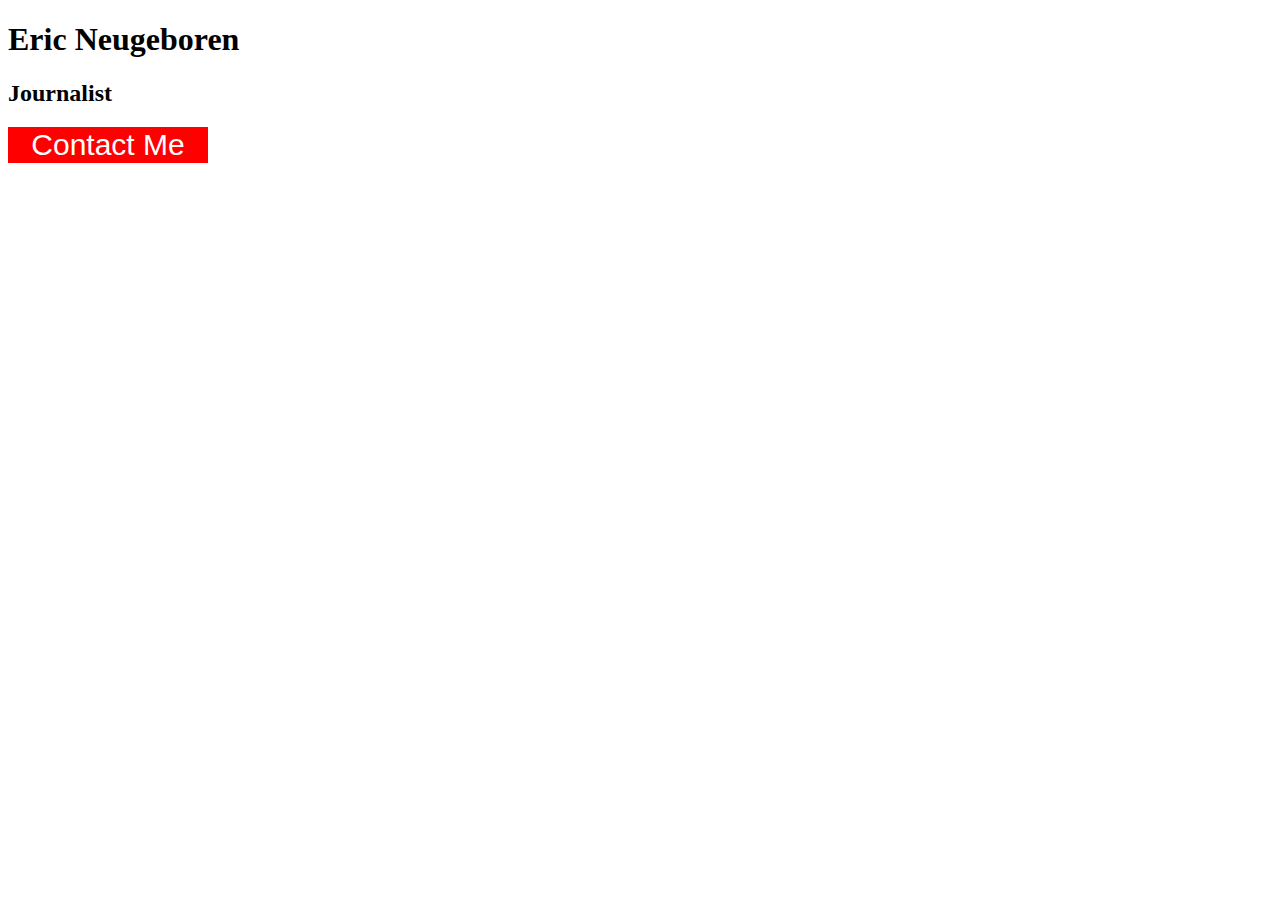
<file: button-assignment/index.html>
<!DOCTYPE html>
<html lang="en">
<head>    
    <title>ERIC NEUGEBOREN Button</title>
    <link href='./style.css' rel='stylesheet'>
</head>
    
<body>
    <h1> Eric Neugeboren</h1>
    <h2>Journalist</h2>
    <button class= "red-button">Contact Me</button>
</body>
    
</html>
</file>
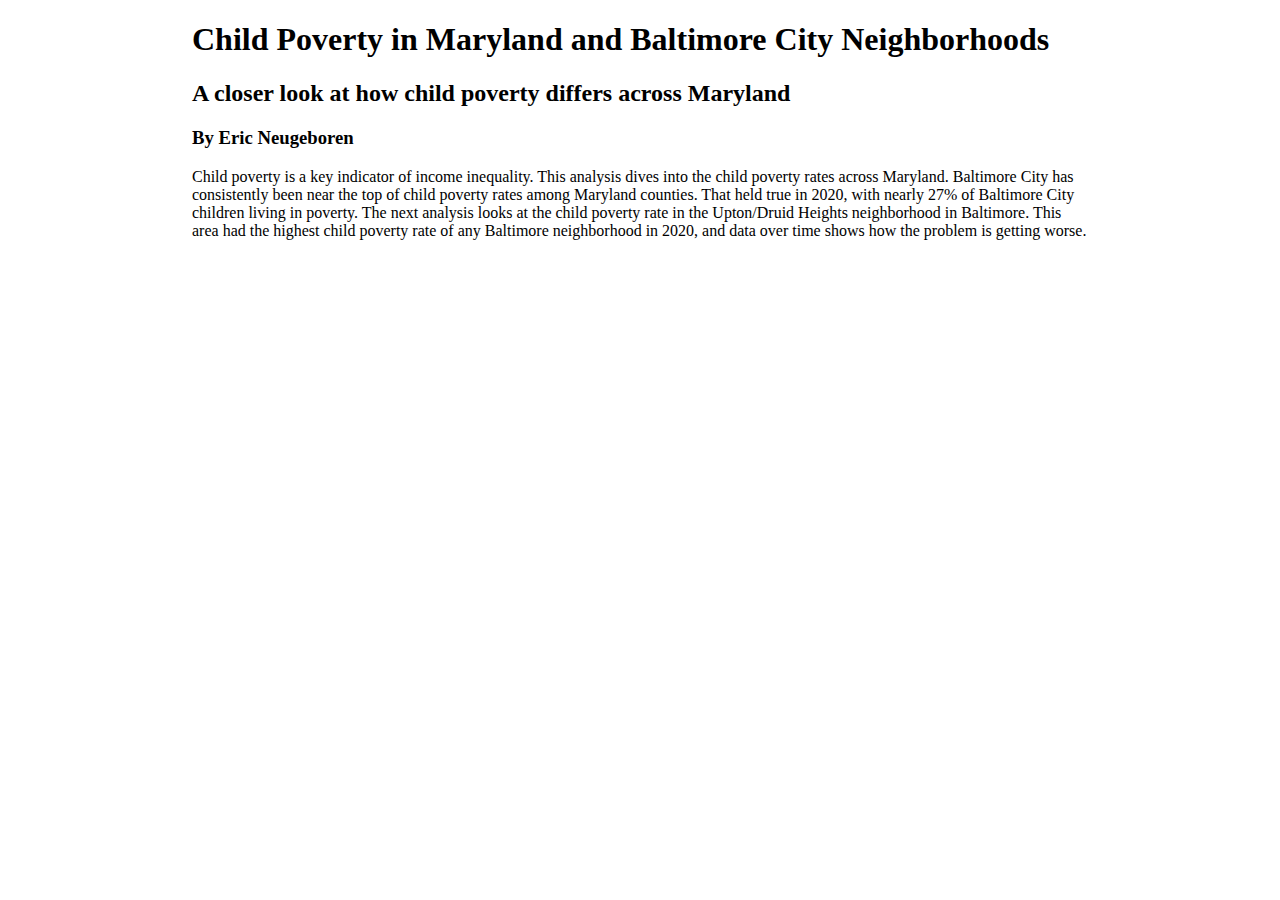
<file: data-viz-project/index.html>
<!DOCTYPE html>

<html lang="en">
    
<head>
<meta charset="utf-8">
<meta name="viewport" content="width=device-width, initial-scale=1, shrink-to-fit=no">
    <title>Eric Neugeboren Data Viz Project</title>
    
<style type="text/css">

    body {
        width:70%;
        margin:auto;
        font-family: Georgia, serif;
    }
    
</style>
</head>
    
<body>
    <h1>Child Poverty in Maryland and Baltimore City Neighborhoods</h1>
    <h2>A closer look at how child poverty differs across Maryland</h2>
    <h3>By Eric Neugeboren </h3>
    <p>Child poverty is a key indicator of income inequality. This analysis dives into the child poverty rates across Maryland. Baltimore City has consistently been near the top of child poverty rates among Maryland counties. That held true in 2020, with nearly 27% of Baltimore City children living in poverty. The next analysis looks at the child poverty rate in the Upton/Druid Heights neighborhood in Baltimore. This area had the highest child poverty rate of any Baltimore neighborhood in 2020, and data over time shows how the problem is getting worse. </p>

<!--Chart embeds go here-->

<div class="flourish-embed flourish-chart" data-src="visualisation/13526340"><script src="https://public.flourish.studio/resources/embed.js"></script></div>

<div class="flourish-embed flourish-chart" data-src="visualisation/13526631"><script src="https://public.flourish.studio/resources/embed.js"></script></div>
</file>
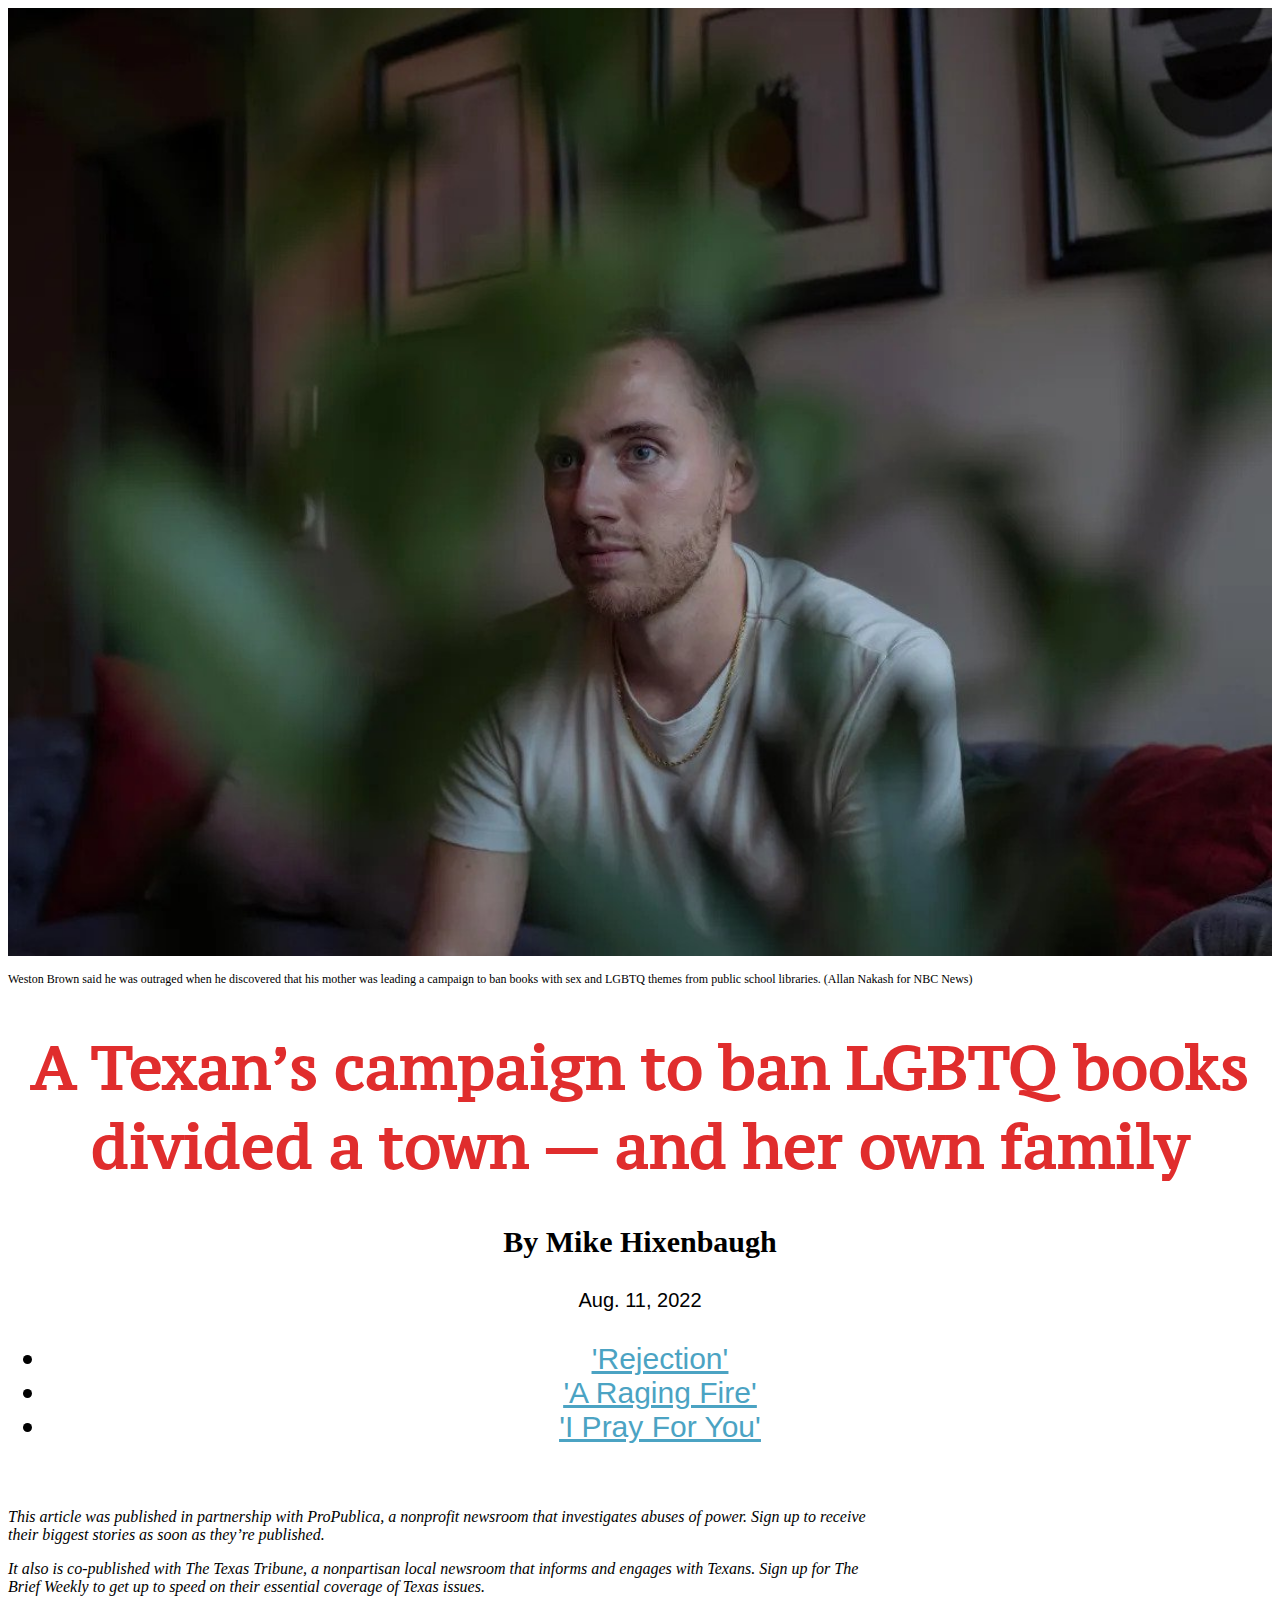
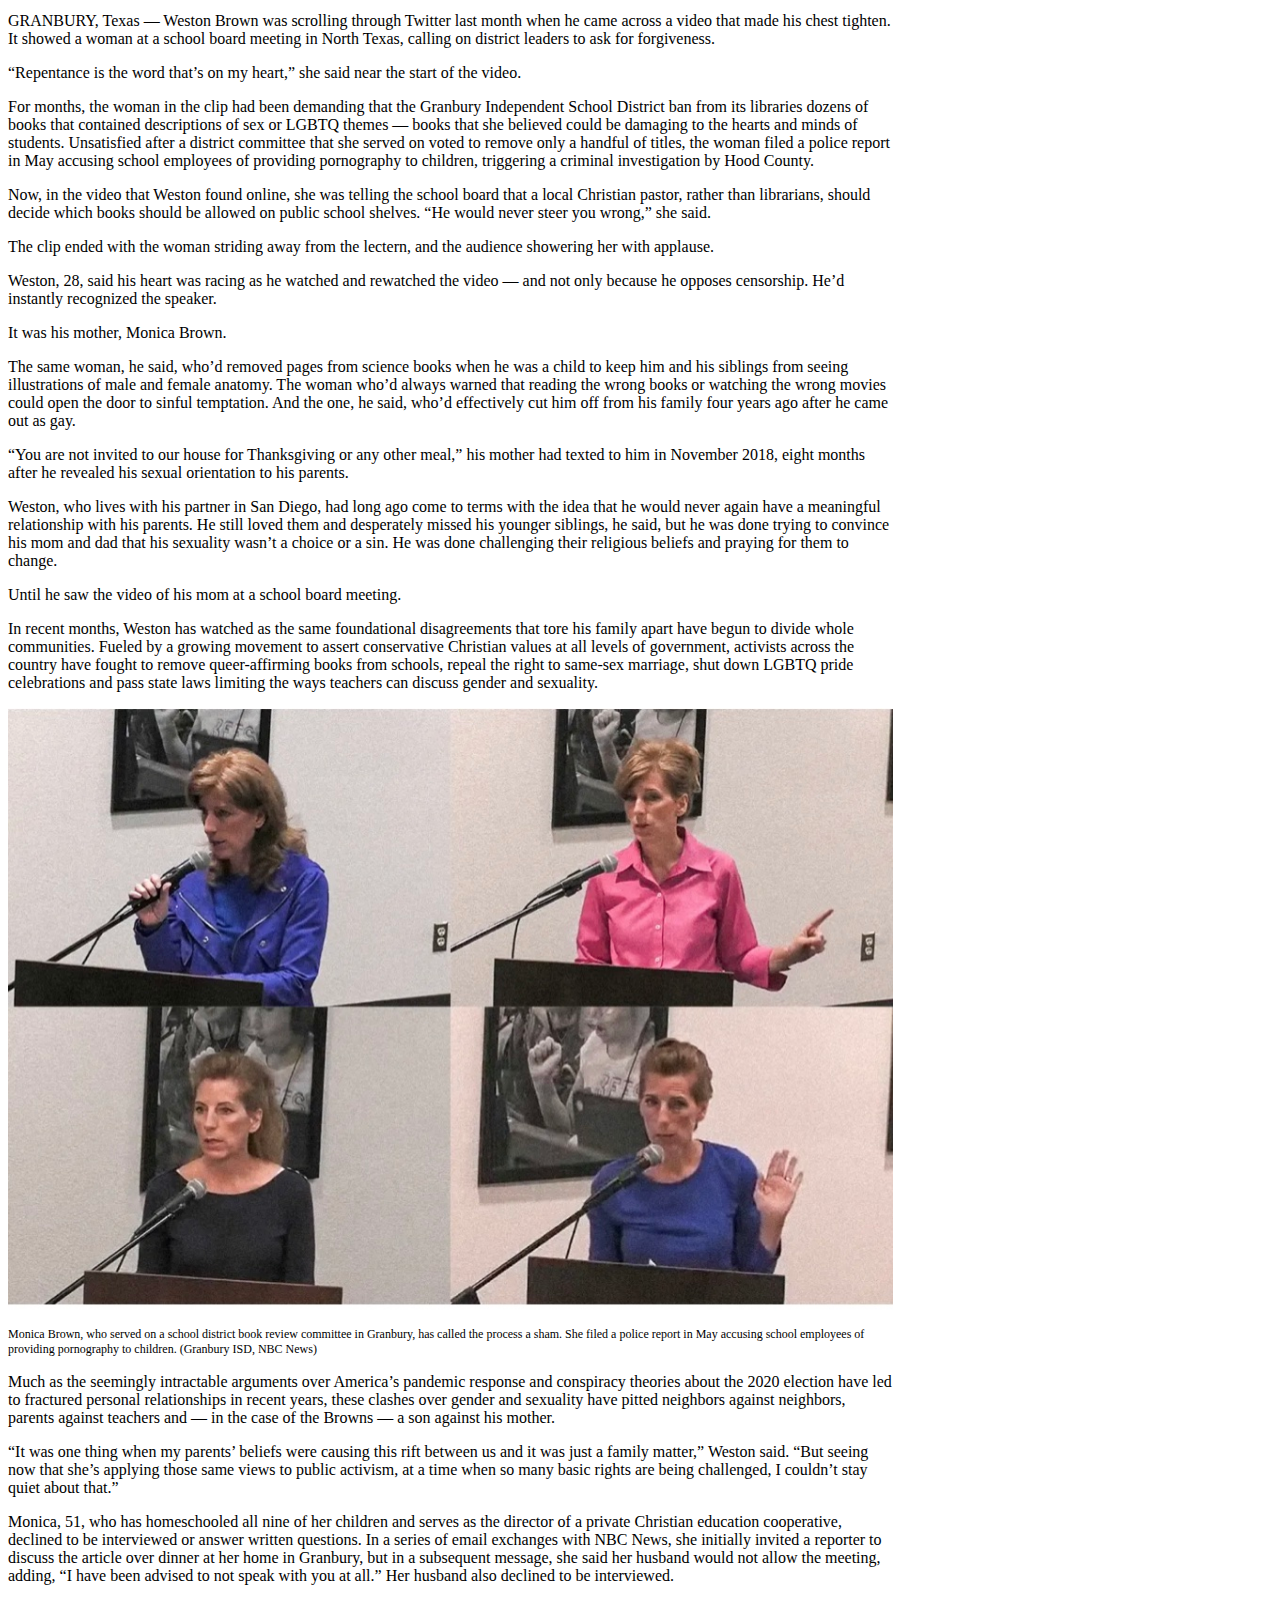
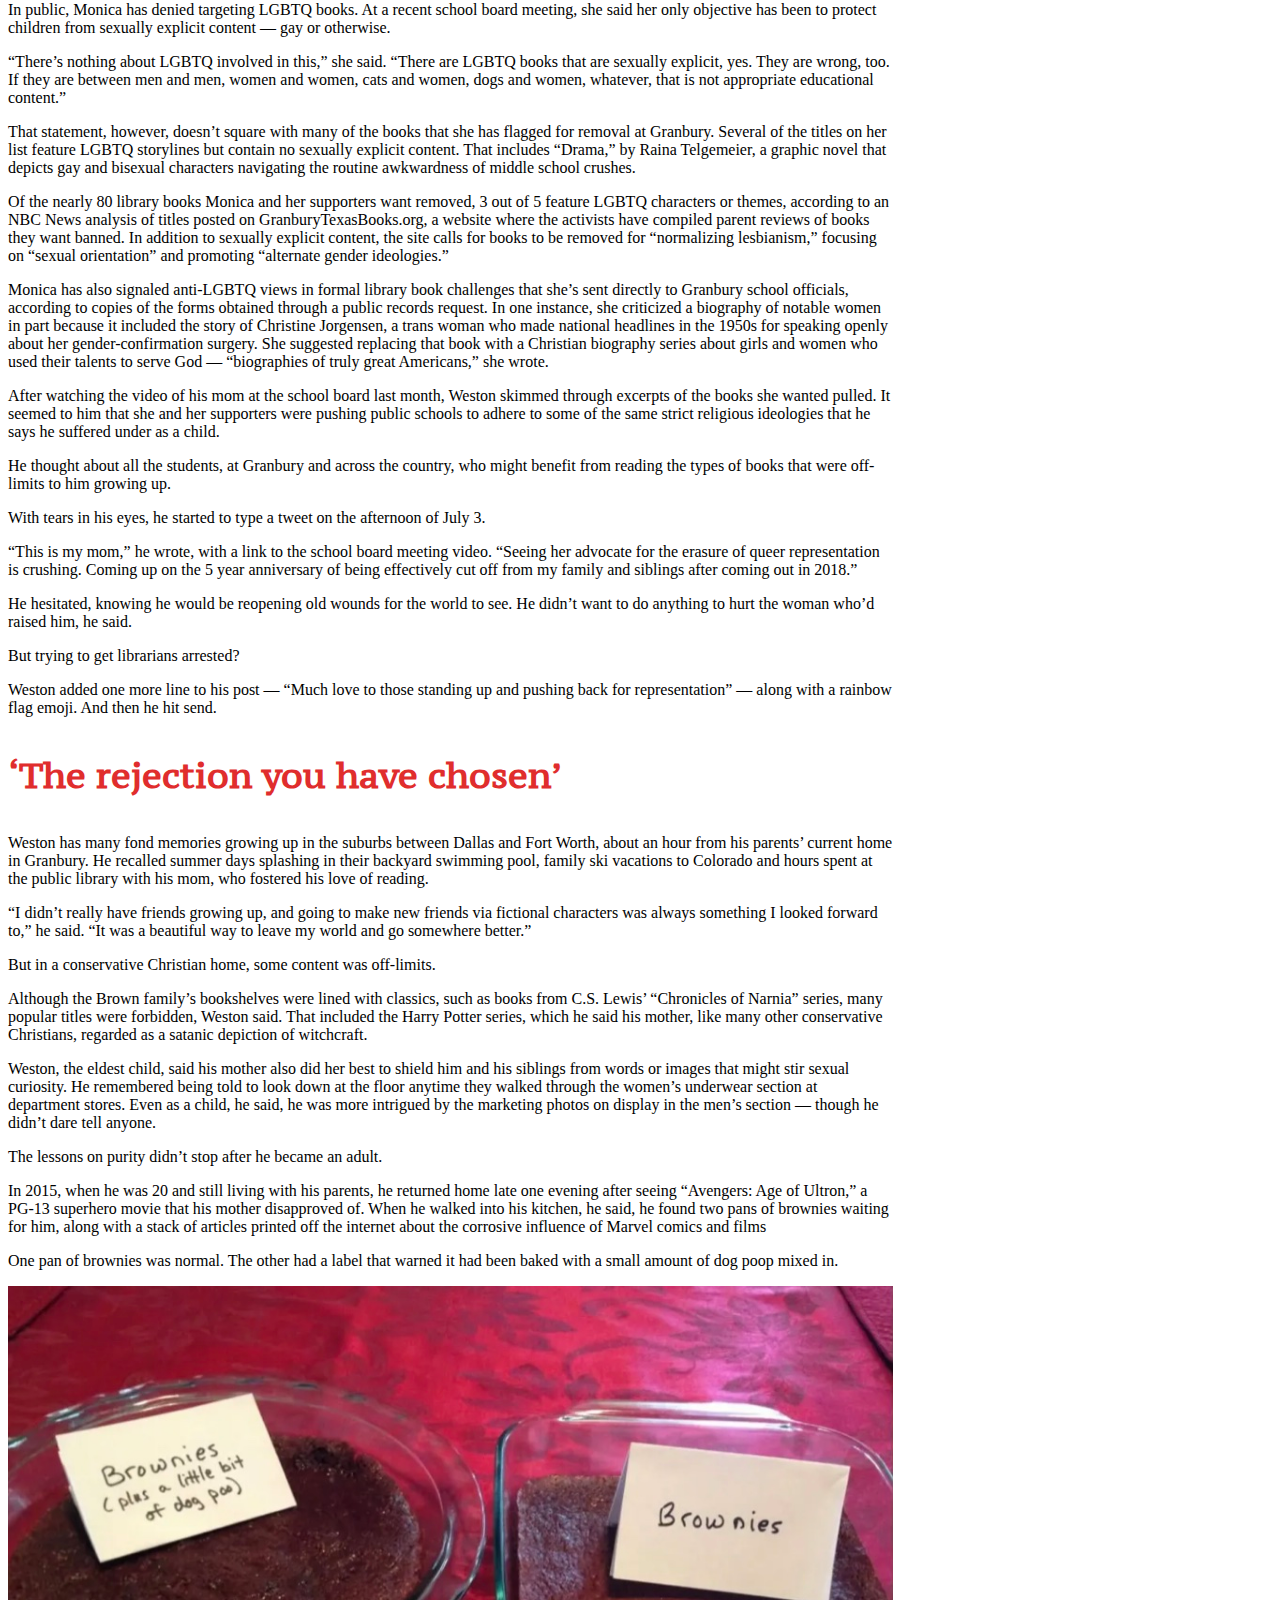
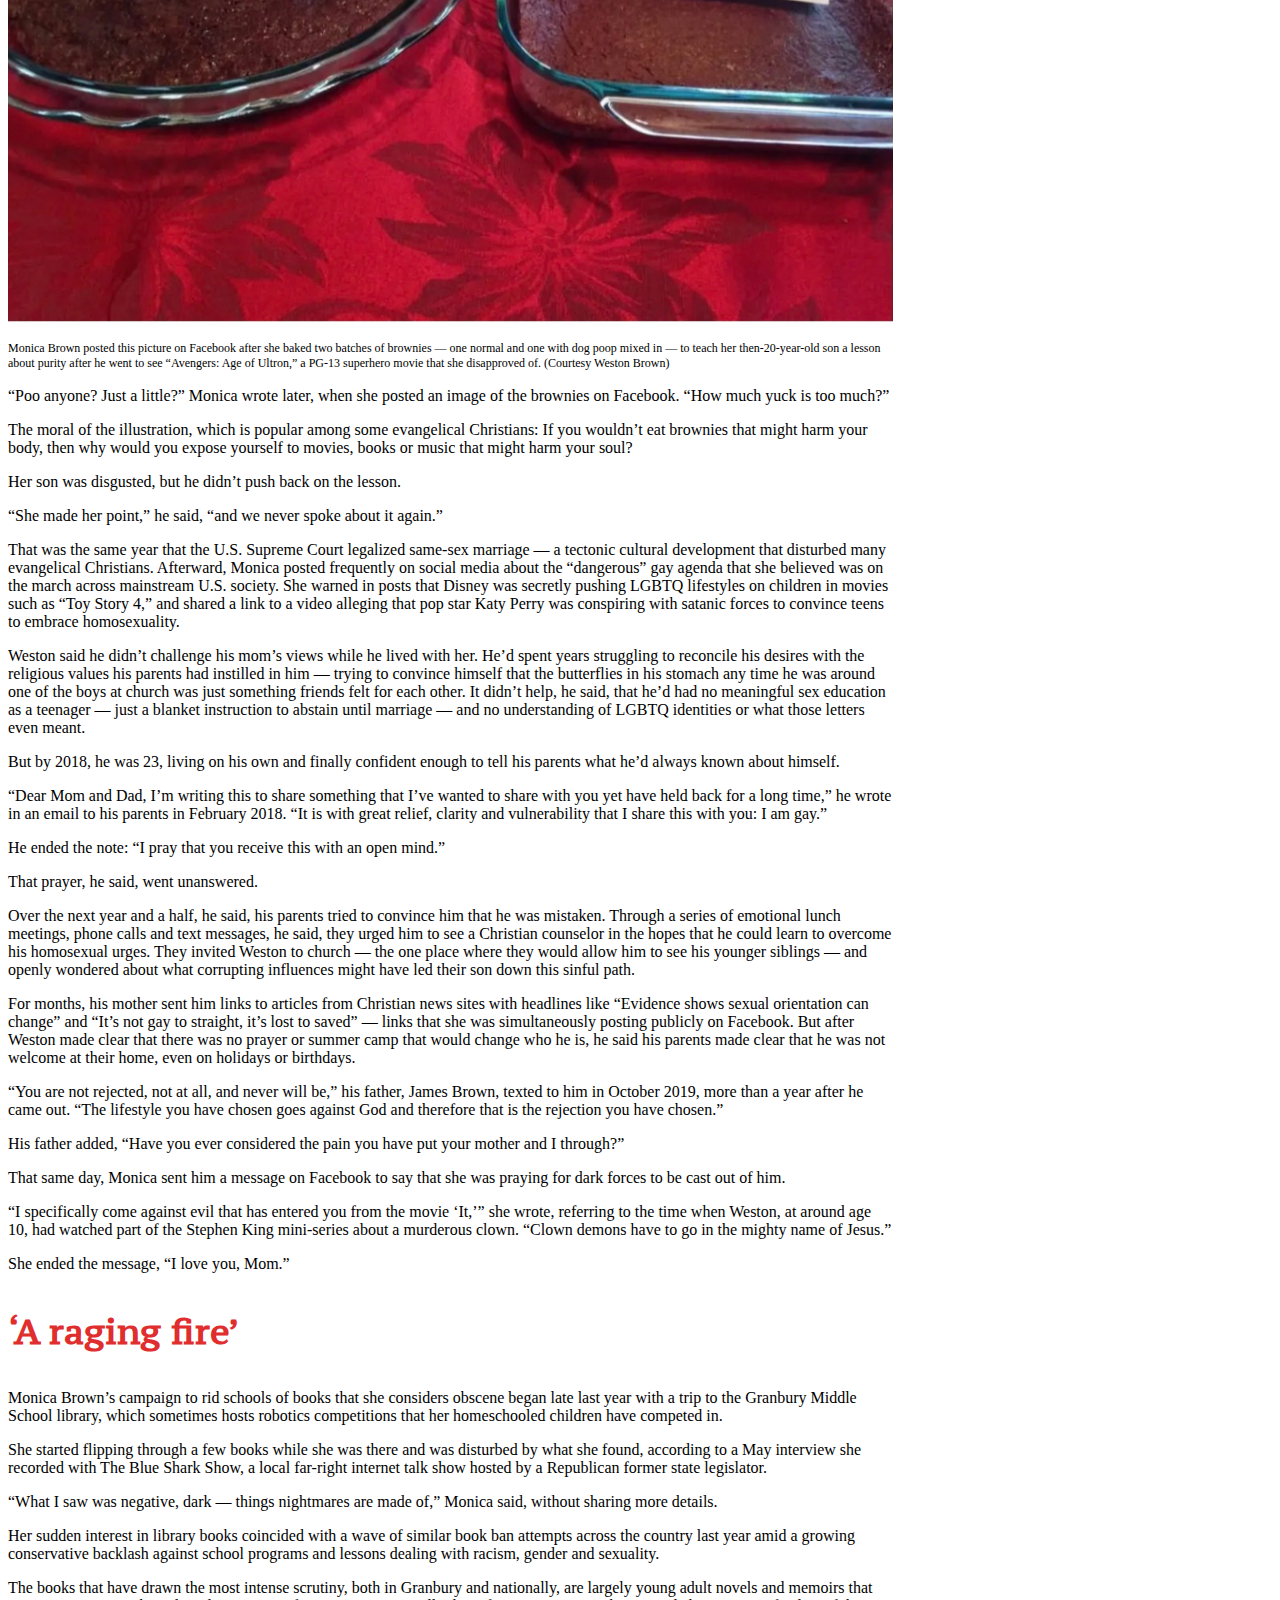
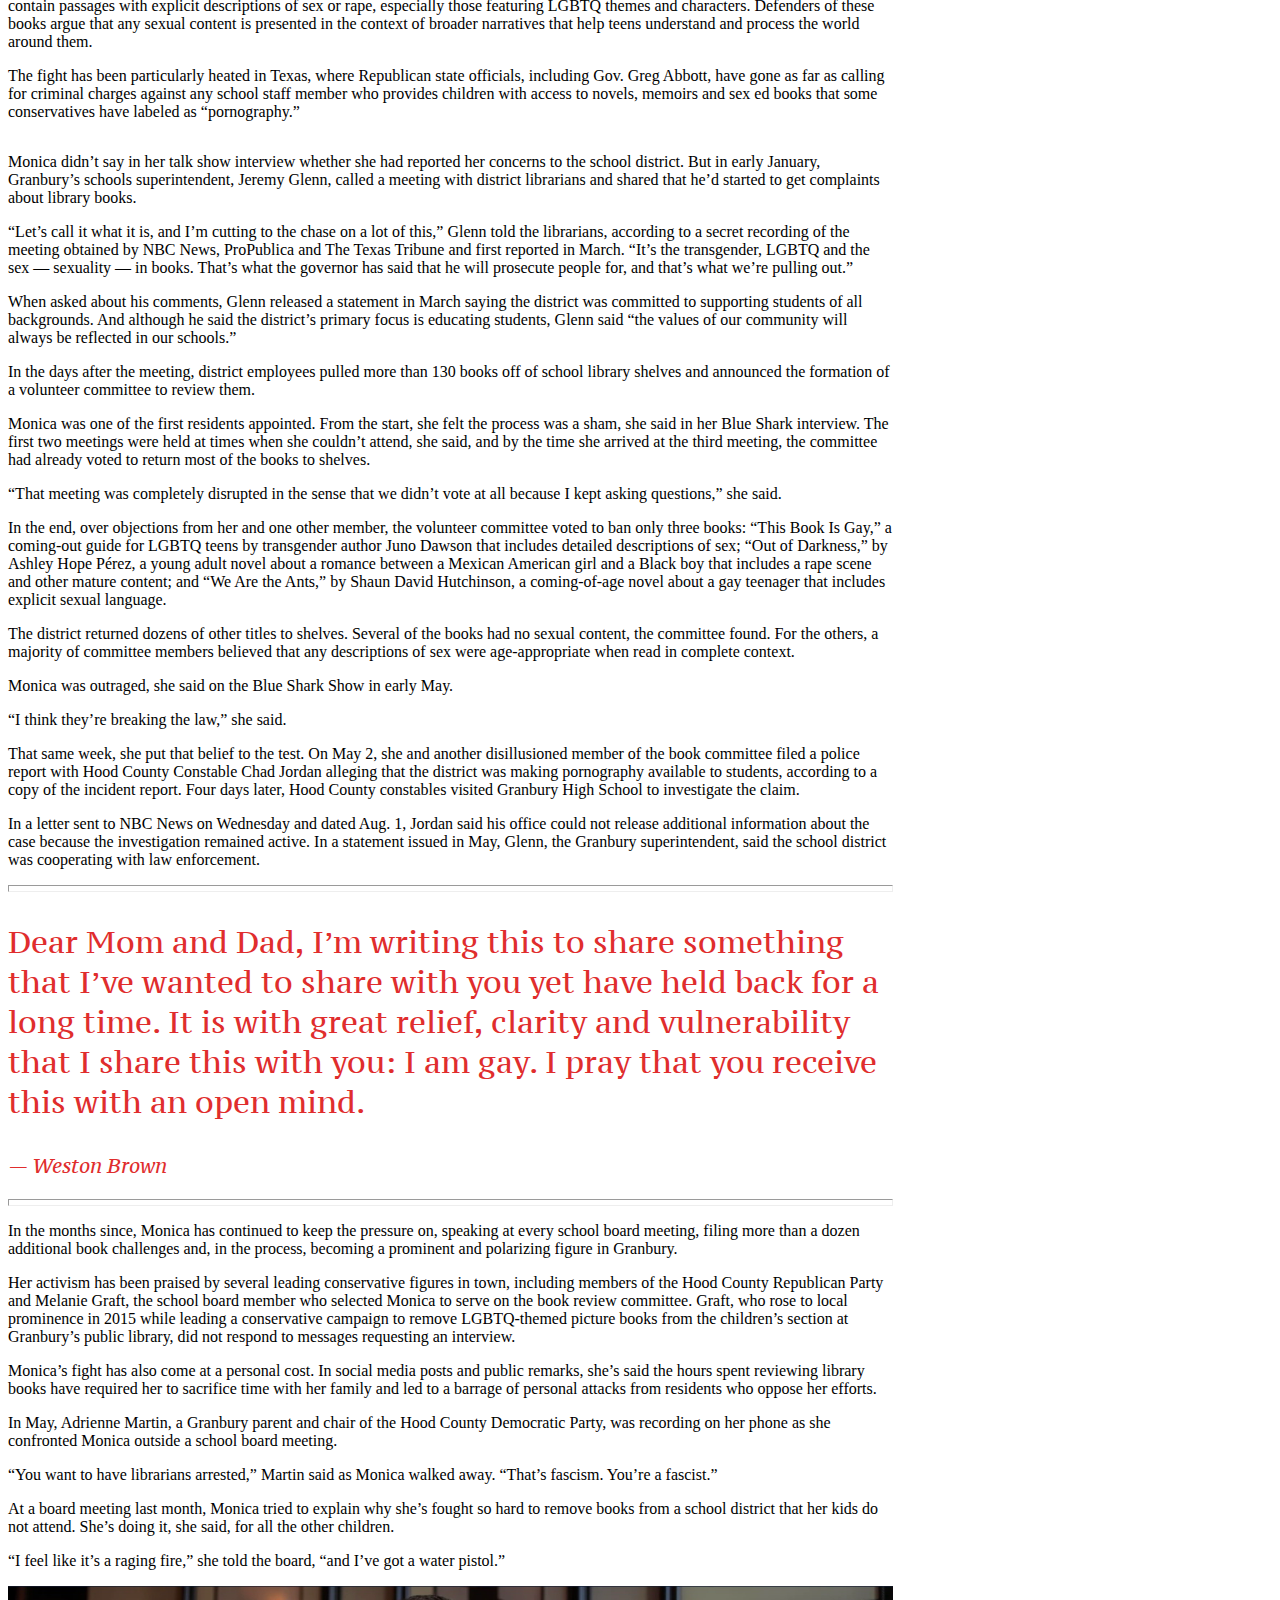
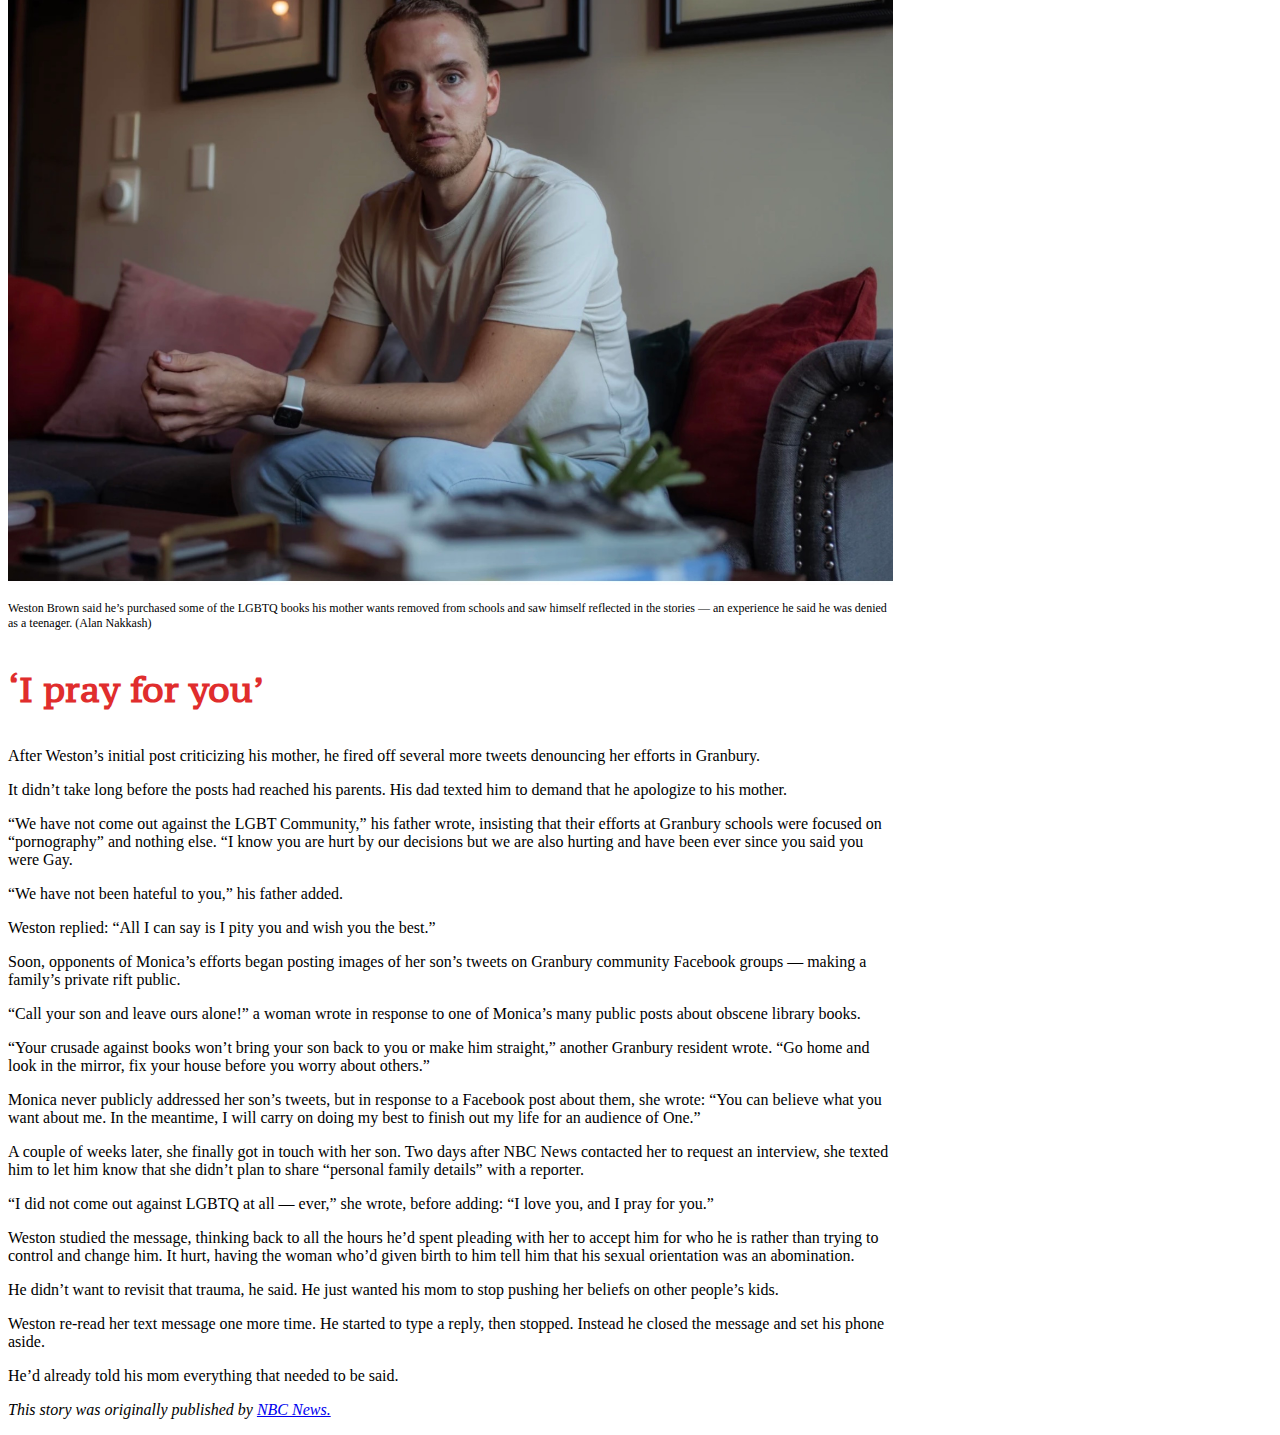
<file: final-project/index.html>
<!DOCTYPE html>
<html lang="en">
    
<head>
<meta charset="utf-8">
<meta name="viewport" content="width=device-width, initial-scale=1, shrink-to-fit=no">
<meta name="description" content="Weston Brown had given up challenging his mother’s anti-LGBTQ beliefs. But that was before she started coming after library books.">
    <title>Eric Neugeboren Final Project</title>
    
<!-- Bootstrap CSS and JavaScript -->
<link href="https://cdn.jsdelivr.net/npm/bootstrap@5.0.1/dist/css/bootstrap.min.css" rel="stylesheet" integrity="sha384-+0n0xVW2eSR5OomGNYDnhzAbDsOXxcvSN1TPprVMTNDbiYZCxYbOOl7+AMvyTG2x" crossorigin="anonymous">
<script src="https://cdn.jsdelivr.net/npm/bootstrap@5.0.1/dist/js/bootstrap.bundle.min.js" integrity="sha384-gtEjrD/SeCtmISkJkNUaaKMoLD0//ElJ19smozuHV6z3Iehds+3Ulb9Bn9Plx0x4" crossorigin="anonymous"></script>
<link rel="stylesheet" href="https://cdn.jsdelivr.net/npm/bootstrap-icons@1.5.0/font/bootstrap-icons.css">

<link rel="preconnect" href="https://fonts.googleapis.com"> 
<link rel="preconnect" href="https://fonts.gstatic.com" crossorigin> 
<link href="https://fonts.googleapis.com/css2?family=PT+Serif+Caption&display=swap" rel="stylesheet">

    
<link href="style.css" rel="stylesheet">
    
</head>
    
<body>
    
    <div class="container-fluid" id="topper">
            <img src="weston-brown-photo-1.jpeg" id="title_photo" alt="Weston Brown has publicly battled his mom over LGBTQ books">
            
            <p class="caption">Weston Brown said he was outraged when he discovered that his mother was leading a campaign to ban books with sex and LGBTQ themes from public school libraries. (Allan Nakash for NBC News)</p>
  
            <h1>A Texan’s campaign to ban LGBTQ books divided a town — and her own family</h1>
            
    
            <h3 id="byline">By Mike Hixenbaugh</h3>

            <p id="date">Aug. 11, 2022</p>
        
    

            <div id="nav">
                <ul class="nav justify-content-center">
                <li class="nav-item">
                <a class="nav-link" href="#rejection">'Rejection'</a>
                </li>
                <li class="nav justify-content-center">
                <a class="nav-link" href="#raging_fire">'A Raging Fire'</a>
                </li>
                <li class="nav justify-content-center">
                <a class="nav-link" href="#pray">'I Pray For You'</a>
                </li>
                </ul>
             </div>
         </div>
    
    <br>
    
    <div class="container body">
        <div class="row">
            <div class="col-sm">
                
                <p class="italicized">This article was published in partnership with ProPublica, a nonprofit newsroom that investigates abuses of power. Sign up to receive their biggest stories as soon as they’re published.</p>
                    
                <p class="italicized"> It also is co-published with The Texas Tribune, a nonpartisan local newsroom that informs and engages with Texans. Sign up for The Brief Weekly to get up to speed on their essential coverage of Texas issues.</p>
                
                <p>GRANBURY, Texas — Weston Brown was scrolling through Twitter last month when he came across a video that made his chest tighten. It showed a woman at a school board meeting in North Texas, calling on district leaders to ask for forgiveness.</p>

                <p>“Repentance is the word that’s on my heart,” she said near the start of the video.</p>

                <p>For months, the woman in the clip had been demanding that the Granbury Independent School District ban from its libraries dozens of books that contained descriptions of sex or LGBTQ themes — books that she believed could be damaging to the hearts and minds of students. Unsatisfied after a district committee that she served on voted to remove only a handful of titles, the woman filed a police report in May accusing school employees of providing pornography to children, triggering a criminal investigation by Hood County.</p>

                <p>Now, in the video that Weston found online, she was telling the school board that a local Christian pastor, rather than librarians, should decide which books should be allowed on public school shelves. “He would never steer you wrong,” she said.</p>

                <p>The clip ended with the woman striding away from the lectern, and the audience showering her with applause.</p>

                <p>Weston, 28, said his heart was racing as he watched and rewatched the video — and not only because he opposes censorship. He’d instantly recognized the speaker.</p>

                <p>It was his mother, Monica Brown.</p>

                <p>The same woman, he said, who’d removed pages from science books when he was a child to keep him and his siblings from seeing illustrations of male and female anatomy. The woman who’d always warned that reading the wrong books or watching the wrong movies could open the door to sinful temptation. And the one, he said, who’d effectively cut him off from his family four years ago after he came out as gay.</p>

                <p>“You are not invited to our house for Thanksgiving or any other meal,” his mother had texted to him in November 2018, eight months after he revealed his sexual orientation to his parents.</p>
            
                <p>Weston, who lives with his partner in San Diego, had long ago come to terms with the idea that he would never again have a meaningful relationship with his parents. He still loved them and desperately missed his younger siblings, he said, but he was done trying to convince his mom and dad that his sexuality wasn’t a choice or a sin. He was done challenging their religious beliefs and praying for them to change.</p> 

                <p>Until he saw the video of his mom at a school board meeting.</p> 

                <p>In recent months, Weston has watched as the same foundational disagreements that tore his family apart have begun to divide whole communities. Fueled by a growing movement to assert conservative Christian values at all levels of government, activists across the country have fought to remove queer-affirming books from schools, repeal the right to same-sex marriage, shut down LGBTQ pride celebrations and pass state laws limiting the ways teachers can discuss gender and sexuality.</p> 
                
                <img src="weston-brown-photo-3.jpg" class="photos" alt="Monica Brown speaking at board meetings">
                
                <div class="caption">
                    <p>Monica Brown, who served on a school district book review committee in Granbury, has called the process a sham. She filed a police report in May accusing school employees of providing pornography to children. (Granbury ISD, NBC News)</p> </div>
    
                <p>Much as the seemingly intractable arguments over America’s pandemic response and conspiracy theories about the 2020 election have led to fractured personal relationships in recent years, these clashes over gender and sexuality have pitted neighbors against neighbors, parents against teachers and — in the case of the Browns — a son against his mother.</p>

                <p>“It was one thing when my parents’ beliefs were causing this rift between us and it was just a family matter,” Weston said. “But seeing now that she’s applying those same views to public activism, at a time when so many basic rights are being challenged, I couldn’t stay quiet about that.”</p>

                <p>Monica, 51, who has homeschooled all nine of her children and serves as the director of a private Christian education cooperative, declined to be interviewed or answer written questions. In a series of email exchanges with NBC News, she initially invited a reporter to discuss the article over dinner at her home in Granbury, but in a subsequent message, she said her husband would not allow the meeting, adding, “I have been advised to not speak with you at all.” Her husband also declined to be interviewed.</p>

                <p>In public, Monica has denied targeting LGBTQ books. At a recent school board meeting, she said her only objective has been to protect children from sexually explicit content — gay or otherwise.</p>

                <p>“There’s nothing about LGBTQ involved in this,” she said. “There are LGBTQ books that are sexually explicit, yes. They are wrong, too. If they are between men and men, women and women, cats and women, dogs and women, whatever, that is not appropriate educational content.”</p>

                <p>That statement, however, doesn’t square with many of the books that she has flagged for removal at Granbury. Several of the titles on her list feature LGBTQ storylines but contain no sexually explicit content. That includes “Drama,” by Raina Telgemeier, a graphic novel that depicts gay and bisexual characters navigating the routine awkwardness of middle school crushes.</p>

                <p>Of the nearly 80 library books Monica and her supporters want removed, 3 out of 5 feature LGBTQ characters or themes, according to an NBC News analysis of titles posted on GranburyTexasBooks.org, a website where the activists have compiled parent reviews of books they want banned. In addition to sexually explicit content, the site calls for books to be removed for “normalizing lesbianism,” focusing on “sexual orientation” and promoting “alternate gender ideologies.”</p>

                <p>Monica has also signaled anti-LGBTQ views in formal library book challenges that she’s sent directly to Granbury school officials, according to copies of the forms obtained through a public records request. In one instance, she criticized a biography of notable women in part because it included the story of Christine Jorgensen, a trans woman who made national headlines in the 1950s for speaking openly about her gender-confirmation surgery. She suggested replacing that book with a Christian biography series about girls and women who used their talents to serve God — “biographies of truly great Americans,” she wrote.</p>

                <p>After watching the video of his mom at the school board last month, Weston skimmed through excerpts of the books she wanted pulled. It seemed to him that she and her supporters were pushing public schools to adhere to some of the same strict religious ideologies that he says he suffered under as a child.</p>

                <p>He thought about all the students, at Granbury and across the country, who might benefit from reading the types of books that were off-limits to him growing up.</p>

                <p>With tears in his eyes, he started to type a tweet on the afternoon of July 3.</p>

                <p>“This is my mom,” he wrote, with a link to the school board meeting video. “Seeing her advocate for the erasure of queer representation is crushing. Coming up on the 5 year anniversary of being effectively cut off from my family and siblings after coming out in 2018.”</p>

                <p>He hesitated, knowing he would be reopening old wounds for the world to see. He didn’t want to do anything to hurt the woman who’d raised him, he said.</p>

                <p>But trying to get librarians arrested?</p>

                <p>Weston added one more line to his post — “Much love to those standing up and pushing back for representation” — along with a rainbow flag emoji. And then he hit send.</p>
    
            <div class="subhead">
            <a name="rejection"></a>
            <h3>‘The rejection you have chosen’</h3>
            </div>
                <p>Weston has many fond memories growing up in the suburbs between Dallas and Fort Worth, about an hour from his parents’ current home in Granbury. He recalled summer days splashing in their backyard swimming pool, family ski vacations to Colorado and hours spent at the public library with his mom, who fostered his love of reading.</p>

                <p>“I didn’t really have friends growing up, and going to make new friends via fictional characters was always something I looked forward to,” he said. “It was a beautiful way to leave my world and go somewhere better.”</p>

                <p>But in a conservative Christian home, some content was off-limits.</p>

                <p>Although the Brown family’s bookshelves were lined with classics, such as books from C.S. Lewis’ “Chronicles of Narnia” series, many popular titles were forbidden, Weston said. That included the Harry Potter series, which he said his mother, like many other conservative Christians, regarded as a satanic depiction of witchcraft.</p>

                <p>Weston, the eldest child, said his mother also did her best to shield him and his siblings from words or images that might stir sexual curiosity. He remembered being told to look down at the floor anytime they walked through the women’s underwear section at department stores. Even as a child, he said, he was more intrigued by the marketing photos on display in the men’s section — though he didn’t dare tell anyone.</p>

                <p>The lessons on purity didn’t stop after he became an adult.</p>

                <p>In 2015, when he was 20 and still living with his parents, he returned home late one evening after seeing “Avengers: Age of Ultron,” a PG-13 superhero movie that his mother disapproved of. When he walked into his kitchen, he said, he found two pans of brownies waiting for him, along with a stack of articles printed off the internet about the corrosive influence of Marvel comics and films </p>

                <p>One pan of brownies was normal. The other had a label that warned it had been baked with a small amount of dog poop mixed in.</p>
                
            <img src="weston-brown-photo-4.jpg" class="photos" alt="Monica Brown's photo of dog poop brownies">

            <div class="caption">
                 <p>Monica Brown posted this picture on Facebook after she baked two batches of brownies — one normal and one with dog poop mixed in — to teach her then-20-year-old son a lesson about purity after he went to see “Avengers: Age of Ultron,” a PG-13 superhero movie that she disapproved of. (Courtesy Weston Brown)</p> </div>


                 <p>“Poo anyone? Just a little?” Monica wrote later, when she posted an image of the brownies on Facebook. “How much yuck is too much?”</p>

                 <p>The moral of the illustration, which is popular among some evangelical Christians: If you wouldn’t eat brownies that might harm your body, then why would you expose yourself to movies, books or music that might harm your soul?</p>

                 <p>Her son was disgusted, but he didn’t push back on the lesson.</p>

                 <p>“She made her point,” he said, “and we never spoke about it again.”</p>

                 <p>That was the same year that the U.S. Supreme Court legalized same-sex marriage — a tectonic cultural development that disturbed many evangelical Christians. Afterward, Monica posted frequently on social media about the “dangerous” gay agenda that she believed was on the march across mainstream U.S. society. She warned in posts that Disney was secretly pushing LGBTQ lifestyles on children in movies such as “Toy Story 4,” and shared a link to a video alleging that pop star Katy Perry was conspiring with satanic forces to convince teens to embrace homosexuality.</p>

                 <p>Weston said he didn’t challenge his mom’s views while he lived with her. He’d spent years struggling to reconcile his desires with the religious values his parents had instilled in him — trying to convince himself that the butterflies in his stomach any time he was around one of the boys at church was just something friends felt for each other. It didn’t help, he said, that he’d had no meaningful sex education as a teenager — just a blanket instruction to abstain until marriage — and no understanding of LGBTQ identities or what those letters even meant.</p>

                 <p>But by 2018, he was 23, living on his own and finally confident enough to tell his parents what he’d always known about himself.</p>

                 <p>“Dear Mom and Dad, I’m writing this to share something that I’ve wanted to share with you yet have held back for a long time,” he wrote in an email to his parents in February 2018. “It is with great relief, clarity and vulnerability that I share this with you: I am gay.”</p>

                 <p>He ended the note: “I pray that you receive this with an open mind.”</p>

                 <p>That prayer, he said, went unanswered.</p>

                 <p>Over the next year and a half, he said, his parents tried to convince him that he was mistaken. Through a series of emotional lunch meetings, phone calls and text messages, he said, they urged him to see a Christian counselor in the hopes that he could learn to overcome his homosexual urges. They invited Weston to church — the one place where they would allow him to see his younger siblings — and openly wondered about what corrupting influences might have led their son down this sinful path.</p>

                 <p>For months, his mother sent him links to articles from Christian news sites with headlines like “Evidence shows sexual orientation can change” and “It’s not gay to straight, it’s lost to saved” — links that she was simultaneously posting publicly on Facebook. But after Weston made clear that there was no prayer or summer camp that would change who he is, he said his parents made clear that he was not welcome at their home, even on holidays or birthdays.</p>

                 <p>“You are not rejected, not at all, and never will be,” his father, James Brown, texted to him in October 2019, more than a year after he came out. “The lifestyle you have chosen goes against God and therefore that is the rejection you have chosen.”</p>

                 <p>His father added, “Have you ever considered the pain you have put your mother and I through?”</p>

                 <p>That same day, Monica sent him a message on Facebook to say that she was praying for dark forces to be cast out of him.</p>

                 <p>“I specifically come against evil that has entered you from the movie ‘It,’” she wrote, referring to the time when Weston, at around age 10, had watched part of the Stephen King mini-series about a murderous clown. “Clown demons have to go in the mighty name of Jesus.”</p>

                 <p>She ended the message, “I love you, Mom.”</p>

                <div class="subhead">
                <a name="raging_fire"></a>
                <h3>‘A raging fire’</h3> </div>
                 <p>Monica Brown’s campaign to rid schools of books that she considers obscene began late last year with a trip to the Granbury Middle School library, which sometimes hosts robotics competitions that her homeschooled children have competed in.</p>

                 <p>She started flipping through a few books while she was there and was disturbed by what she found, according to a May interview she recorded with The Blue Shark Show, a local far-right internet talk show hosted by a Republican former state legislator.</p>

                 <p>“What I saw was negative, dark — things nightmares are made of,” Monica said, without sharing more details.</p>

                 <p>Her sudden interest in library books coincided with a wave of similar book ban attempts across the country last year amid a growing conservative backlash against school programs and lessons dealing with racism, gender and sexuality.</p>

                 <p>The books that have drawn the most intense scrutiny, both in Granbury and nationally, are largely young adult novels and memoirs that contain passages with explicit descriptions of sex or rape, especially those featuring LGBTQ themes and characters. Defenders of these books argue that any sexual content is presented in the context of broader narratives that help teens understand and process the world around them.</p>

                 <p>The fight has been particularly heated in Texas, where Republican state officials, including Gov. Greg Abbott, have gone as far as calling for criminal charges against any school staff member who provides children with access to novels, memoirs and sex ed books that some conservatives have labeled as “pornography.”</p>
                 
                <div class="flourish-embed flourish-chart photos" data-src="visualisation/13540187" ><script src="https://public.flourish.studio/resources/embed.js"></script></div>

                 <p>Monica didn’t say in her talk show interview whether she had reported her concerns to the school district. But in early January, Granbury’s schools superintendent, Jeremy Glenn, called a meeting with district librarians and shared that he’d started to get complaints about library books.</p>

                 <p>“Let’s call it what it is, and I’m cutting to the chase on a lot of this,” Glenn told the librarians, according to a secret recording of the meeting obtained by NBC News, ProPublica and The Texas Tribune and first reported in March. “It’s the transgender, LGBTQ and the sex — sexuality — in books. That’s what the governor has said that he will prosecute people for, and that’s what we’re pulling out.”</p>

                 <p>When asked about his comments, Glenn released a statement in March saying the district was committed to supporting students of all backgrounds. And although he said the district’s primary focus is educating students, Glenn said “the values of our community will always be reflected in our schools.”</p>

                 <p>In the days after the meeting, district employees pulled more than 130 books off of school library shelves and announced the formation of a volunteer committee to review them.</p>

                 <p>Monica was one of the first residents appointed. From the start, she felt the process was a sham, she said in her Blue Shark interview. The first two meetings were held at times when she couldn’t attend, she said, and by the time she arrived at the third meeting, the committee had already voted to return most of the books to shelves.</p>

                 <p>“That meeting was completely disrupted in the sense that we didn’t vote at all because I kept asking questions,” she said.</p>

                 <p>In the end, over objections from her and one other member, the volunteer committee voted to ban only three books: “This Book Is Gay,” a coming-out guide for LGBTQ teens by transgender author Juno Dawson that includes detailed descriptions of sex; “Out of Darkness,” by Ashley Hope Pérez, a young adult novel about a romance between a Mexican American girl and a Black boy that includes a rape scene and other mature content; and “We Are the Ants,” by Shaun David Hutchinson, a coming-of-age novel about a gay teenager that includes explicit sexual language.</p>

                 <p>The district returned dozens of other titles to shelves. Several of the books had no sexual content, the committee found. For the others, a majority of committee members believed that any descriptions of sex were age-appropriate when read in complete context.</p>

                 <p>Monica was outraged, she said on the Blue Shark Show in early May.</p>

                 <p>“I think they’re breaking the law,” she said.</p>

                 <p>That same week, she put that belief to the test. On May 2, she and another disillusioned member of the book committee filed a police report with Hood County Constable Chad Jordan alleging that the district was making pornography available to students, according to a copy of the incident report. Four days later, Hood County constables visited Granbury High School to investigate the claim.</p>

                 <p>In a letter sent to NBC News on Wednesday and dated Aug. 1, Jordan said his office could not release additional information about the case because the investigation remained active. In a statement issued in May, Glenn, the Granbury superintendent, said the school district was cooperating with law enforcement.</p>
 
                <hr>
    
                <div class="pull_quote">

                <p>Dear Mom and Dad, I’m writing this to share something that I’ve wanted to share with you yet have held back for a long time. It is with great relief, clarity and vulnerability that I share this with you: I am gay. I pray that you receive this with an open mind.</p></div>
                
                <div class="attribution">
                
                <p>— Weston Brown</p>
                
                </div>
                
                <hr>

                 <p>In the months since, Monica has continued to keep the pressure on, speaking at every school board meeting, filing more than a dozen additional book challenges and, in the process, becoming a prominent and polarizing figure in Granbury.</p>

                 <p>Her activism has been praised by several leading conservative figures in town, including members of the Hood County Republican Party and Melanie Graft, the school board member who selected Monica to serve on the book review committee. Graft, who rose to local prominence in 2015 while leading a conservative campaign to remove LGBTQ-themed picture books from the children’s section at Granbury’s public library, did not respond to messages requesting an interview.</p>

                 <p>Monica’s fight has also come at a personal cost. In social media posts and public remarks, she’s said the hours spent reviewing library books have required her to sacrifice time with her family and led to a barrage of personal attacks from residents who oppose her efforts.</p>

                 <p>In May, Adrienne Martin, a Granbury parent and chair of the Hood County Democratic Party, was recording on her phone as she confronted Monica outside a school board meeting.</p>

                 <p>“You want to have librarians arrested,” Martin said as Monica walked away. “That’s fascism. You’re a fascist.”</p>

                 <p>At a board meeting last month, Monica tried to explain why she’s fought so hard to remove books from a school district that her kids do not attend. She’s doing it, she said, for all the other children.</p>

                 <p>“I feel like it’s a raging fire,” she told the board, “and I’ve got a water pistol.”</p>
                 <img src="weston-brown-photo-6.jpg" class="photos" alt= "Weston Brown sits in his California home">
    
            <div class="caption">
                <p>Weston Brown said he’s purchased some of the LGBTQ books his mother wants removed from schools and saw himself reflected in the stories — an experience he said he was denied as a teenager. (Alan Nakkash)</p>
            </div>
    
            <div class="subhead">
            <a name="pray"></a>
            <h3>‘I pray for you’</h3></div>
            
                 <p>After Weston’s initial post criticizing his mother, he fired off several more tweets denouncing her efforts in Granbury.</p>

                 <p>It didn’t take long before the posts had reached his parents. His dad texted him to demand that he apologize to his mother.</p>

                 <p>“We have not come out against the LGBT Community,” his father wrote, insisting that their efforts at Granbury schools were focused on “pornography” and nothing else. “I know you are hurt by our decisions but we are also hurting and have been ever since you said you were Gay.</p>

                 <p>“We have not been hateful to you,” his father added.</p>

                 <p>Weston replied: “All I can say is I pity you and wish you the best.”</p>

                 <p>Soon, opponents of Monica’s efforts began posting images of her son’s tweets on Granbury community Facebook groups — making a family’s private rift public.</p>

                 <p>“Call your son and leave ours alone!” a woman wrote in response to one of Monica’s many public posts about obscene library books.</p>

                 <p>“Your crusade against books won’t bring your son back to you or make him straight,” another Granbury resident wrote. “Go home and look in the mirror, fix your house before you worry about others.”</p>

                 <p>Monica never publicly addressed her son’s tweets, but in response to a Facebook post about them, she wrote: “You can believe what you want about me. In the meantime, I will carry on doing my best to finish out my life for an audience of One.”</p>

                 <p>A couple of weeks later, she finally got in touch with her son. Two days after NBC News contacted her to request an interview, she texted him to let him know that she didn’t plan to share “personal family details” with a reporter.</p>

                 <p>“I did not come out against LGBTQ at all — ever,” she wrote, before adding: “I love you, and I pray for you.”</p>

                 <p>Weston studied the message, thinking back to all the hours he’d spent pleading with her to accept him for who he is rather than trying to control and change him. It hurt, having the woman who’d given birth to him tell him that his sexual orientation was an abomination.</p>

                 <p>He didn’t want to revisit that trauma, he said. He just wanted his mom to stop pushing her beliefs on other people’s kids.</p>

                 <p>Weston re-read her text message one more time. He started to type a reply, then stopped. Instead he closed the message and set his phone aside.

                 <p>He’d already told his mom everything that needed to be said.</p>
      
                <div class="italicized">
                <p>This story was originally published by <a href="https://www.nbcnews.com/news/us-news/moms-campaign-divided-texas-town-family-rcna42031 " target="_blank">NBC News.</a></p>
            </div>
        </div>
    </div>
</div> 
    
</body>

</html>
</file>
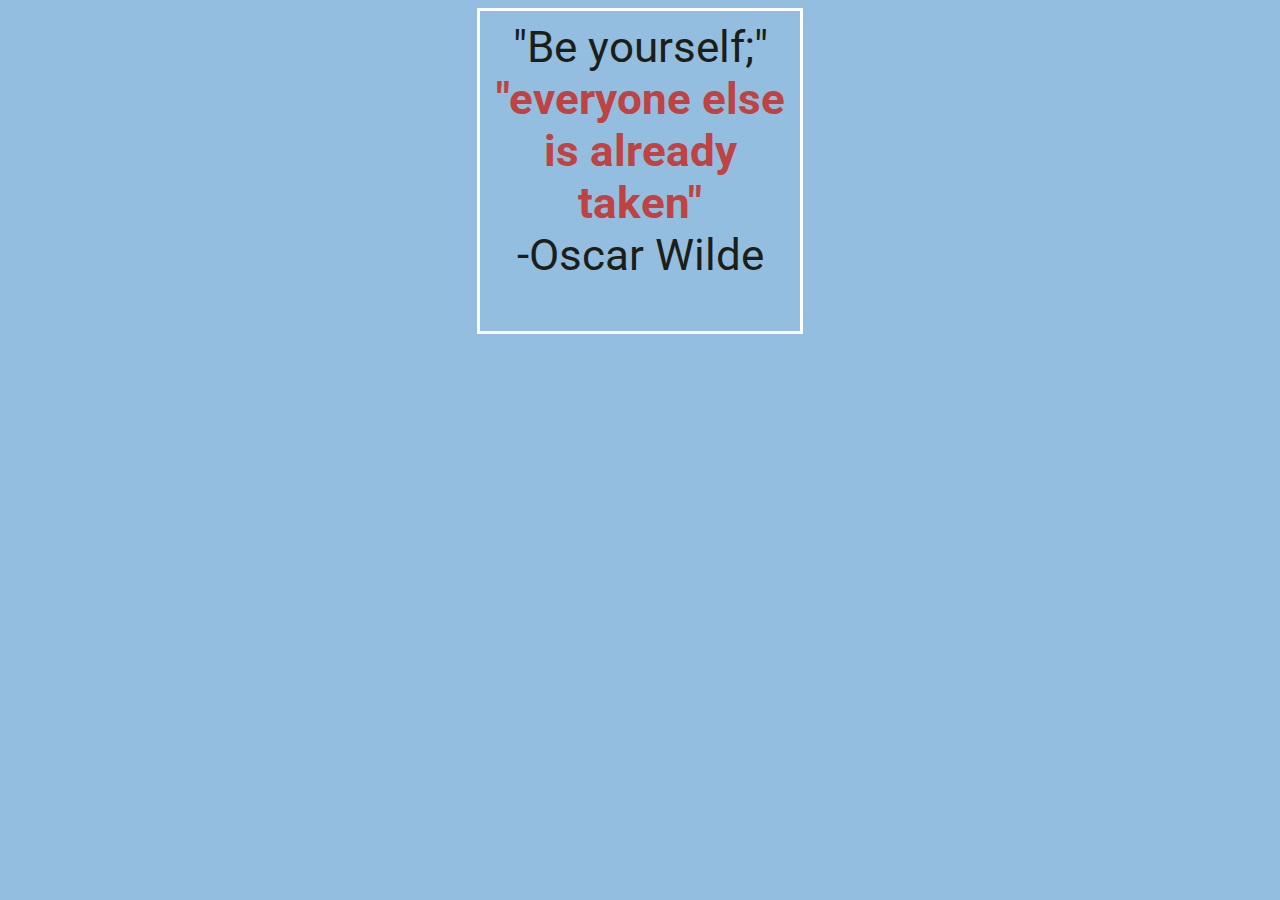
<file: quote-assignment/index.html>
<!DOCTYPE html>
<html lang="en">
<head>
   <link href="style.css" rel = "stylesheet">
    
    <link rel="preconnect" href="https://fonts.googleapis.com">
    <link rel="preconnect" href="https://fonts.gstatic.com" crossorigin>
    <link href="https://fonts.googleapis.com/css2?family=Nunito:wght@700&family=Roboto&display=swap" rel="stylesheet">
    
   <title>Eric Neugeboren Quote</title>
</head>
    
<body>

   <div>
    "Be yourself;"
    <span id= "highlight">"everyone else is already taken"</span>
    <br>
    -Oscar Wilde
   </div>
    
</body>
    
</html>
</file>
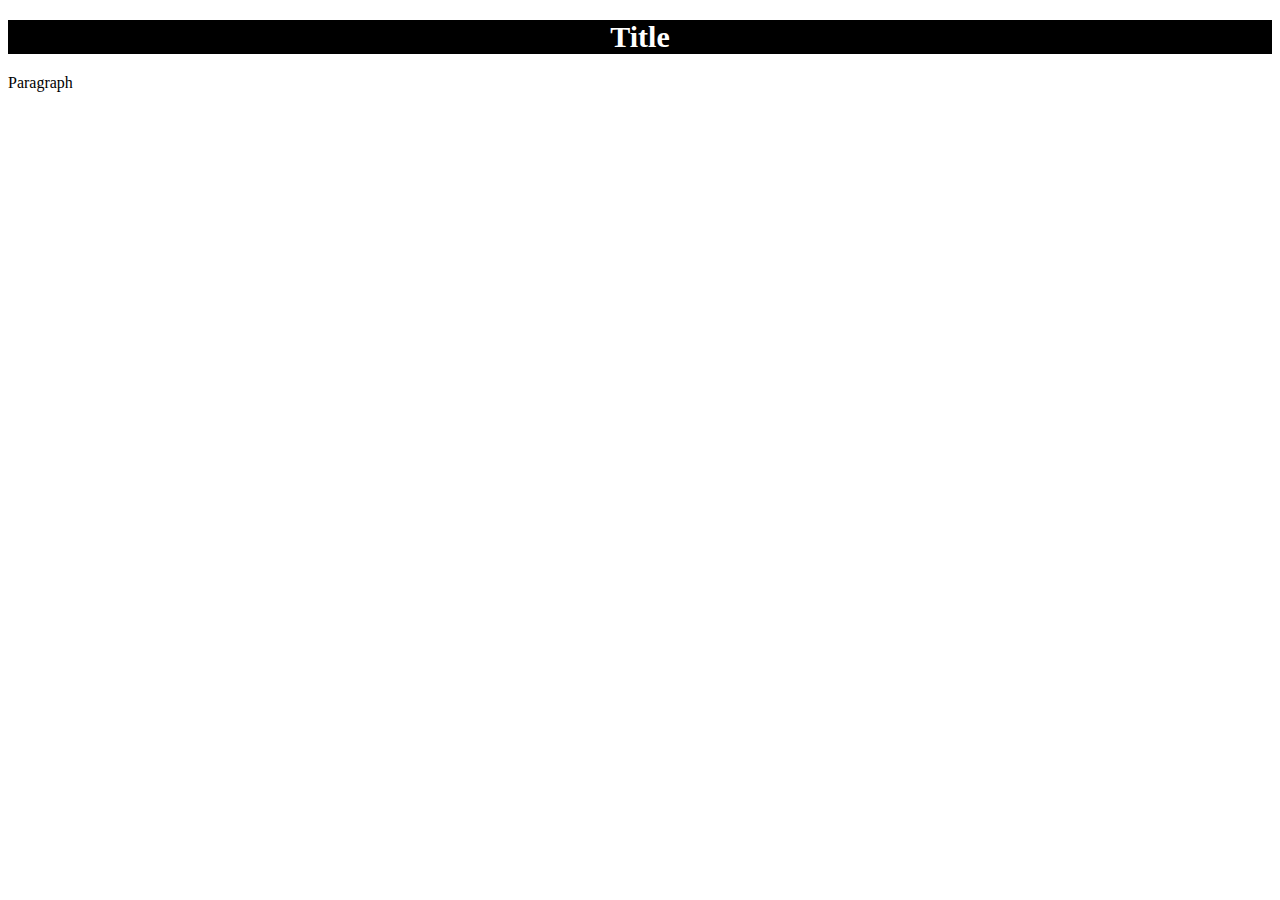
<file: styling-assignment/index.html>
<!DOCTYPE html>
<html lang="en">
<head>
    <title>Stytled Text</title>
    <link href='./style.css' rel='stylesheet'>
</head>
    
<body>
    <h1>
        Title
    </h1>
    <p>Paragraph</p>
</body>
    
</html>
</file>
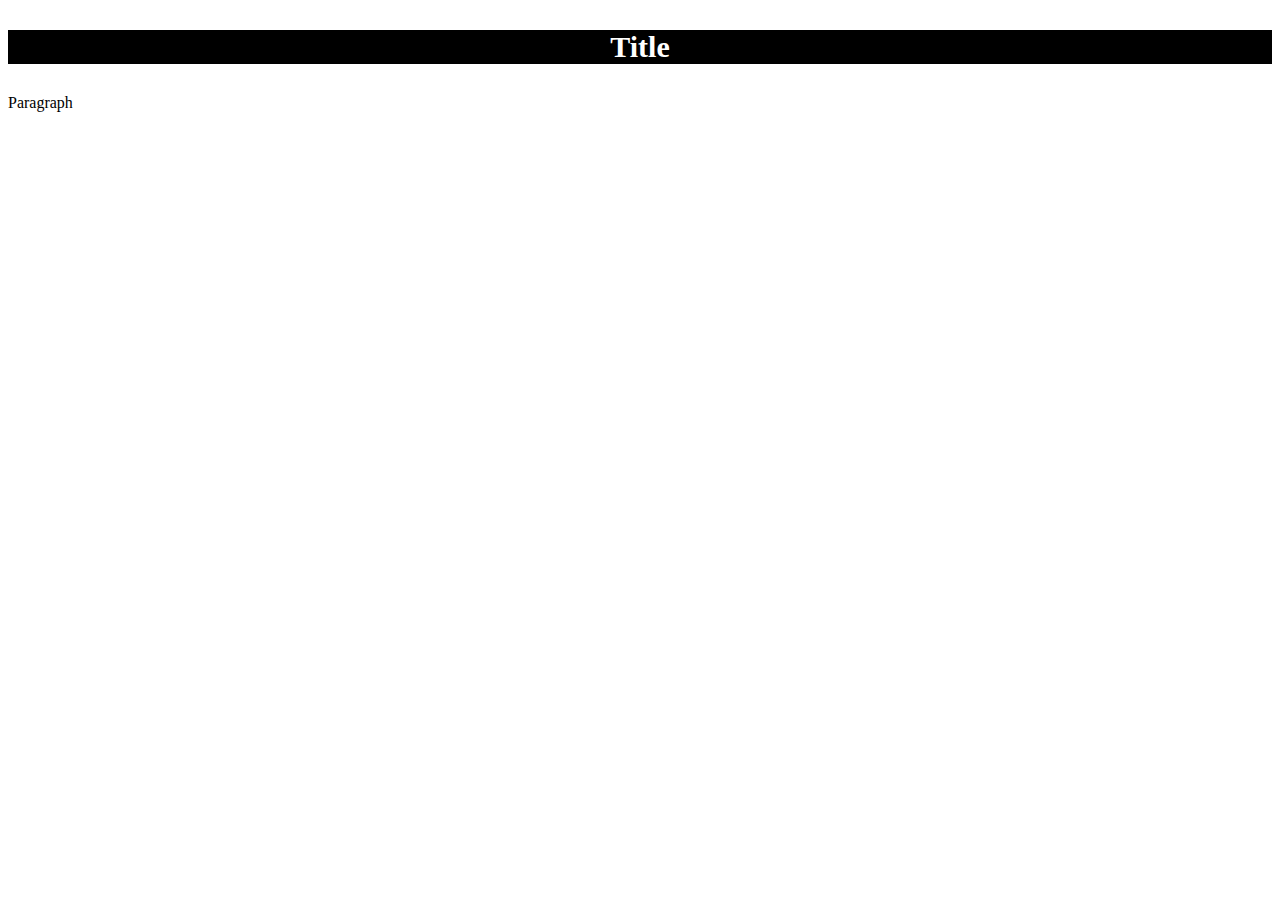
<file: styled-text.html>
<!DOCTYPE html>
<html lang="en">
<head>
    <title>Stytled Text</title>
</head>
    
<body>
    <h1>
        <p style='color:white;background-color:black; font-size:30px;text-align: center; font: Arial'>Title </p>
    </h1>
    <p>Paragraph</p>
</body>
    
</html>
</file>
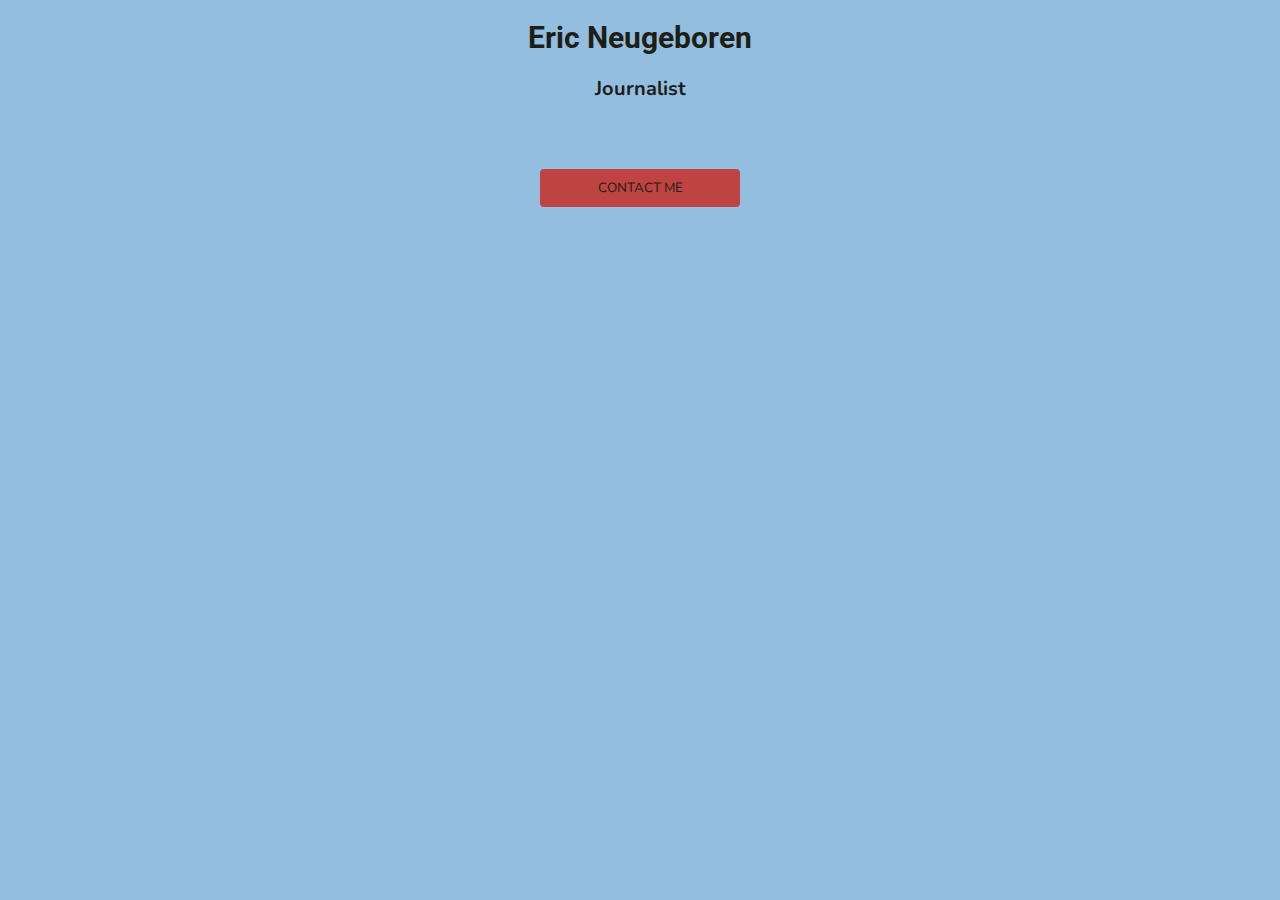
<file: contact-button-assignment/contact-button.html>
<!DOCTYPE html>
<html lang="en">
<head>
    <link href="style.css" rel="stylesheet">
    <title>Eric Neugeboren Button</title>
    <link rel="preconnect" href="https://fonts.googleapis.com"> 
    <link rel="preconnect" href="https://fonts.gstatic.com" crossorigin> 
    <link href="https://fonts.googleapis.com/css2?family=Nunito:wght@700&family=Roboto&display=swap" rel="stylesheet">
</head>
    
<body>
   <h1>Eric Neugeboren</h1>
   <h2>Journalist</h2>    
    <button>Contact Me</button>
</body>
    
</html>
</file>
<file: button-assignment/style.css>
.red-button {
    background-color: red;
    color: white;
    font-size: 30px;
    border: none;
    Width: 200px
    }
</file>
<file: final-project/style.css>
@media{

    
    #title_photo{
    width: 100%}
   
    .caption{
        font-size: 12px}
    
    h1 {
        color: #E02D2D;
        font-size: 30px;
        text-align: center;
        font-family: 'PT Serif Caption', serif}
    
    #byline{
        text-align: center;
        font-size: 20px}
    
    #date{
        font-size: 20px;
        font-family: 'Arial';
        text-align: center}
    
    #chapters{
        color: #4BA3C3;
        font-family: 'PT Serif Caption', serif;
        font-style: italic;
        font-size: 20px;
        text-align: center;}
    
    #nav{
        font-family: 'Arial';
        font-size: 14px;
        text-align: center;
        text-decoration: underline;
        text-decoration-color: #4BA3C3}
    
    #nav a{color: #4BA3C3}
    
    #nav a:hover{color: #E02D2D}
    
    .italicized{
        font-style: italic}
    
    .photos{
        align-content: center;
        width: 100%}
    
    

    .subhead{
        font-family: 'PT Serif Caption', serif;
        color: #E02D2D;
        font-size: 30px;
        text-align: left}
            
    .pull_quote{
        font-family: 'PT Serif Caption', serif;
        color: #E02D2D;
        font-size: 20px;
        margin-bottom: 5px}
    
    hr{
        color: #4BA3C3;
        height: 5px !important}
    
    .attribution{
        float:none;
        font-family: 'PT Serif Caption', serif;
        color: #E02D2D;
        font-size: 15px;
        font-style: italic}
    
    .body{width: 90%}
    
}


@media (min-width:576px) {
    h1{font-size: 40px}
    #chapters{font-size: 25px}
    #nav{font-size: 20px}
    #byline{font-size: 20px}
    .pull_quote{font-size: 20px}
    .body{width: 70%}
}

@media (min-width:776px) {
    h1{font-size: 45px}
    #chapters{font-size: 30px}
    #nav{font-size: 22.5px}
    #byline{font-size: 22.5px}
    .pull_quote{font-size: 22.5px}
    .attribution{font-size: 17.5px}
     
}

@media (min-width:992px) {
    h1{font-size: 60px}
    #chapters{font-size: 35px}
    #nav{font-size: 30px}
    #byline{font-size: 30px}
    .pull_quote{font-size: 30px}
    .attribution{font-size: 20px}
    
}
</file>
<file: quote-assignment/style.css>
/*
MY COLOR PALETTE
Color 1 - #1D1E18
Color 2 - #93BEDF
Color 3 - #026C7C
Color 4 - #BF4342
Color 5 - #E0CA3C
*/

body {
    background-color: #93BEDF;
    text-align:center;
}

div {
    width: 300px;
    height: 300px;
    text-align:center;
    font-size:44px;
    font-family: 'Nunito', sans-serif;
    font-family: 'Roboto', sans-serif;
    color: #1D1E18;
    border: 3px solid white;
    margin: auto;
    padding: 10px;
}

#highlight {
    color: #BF4342;
    font-weight: bold;
}
</file>
<file: styling-assignment/style.css>
h1{
    color:white;
    background-color:black; 
    font-size:30px;
    text-align: center; 
    font: Arial
    }
</file>
<file: contact-button-assignment/style.css>
body{
    background-color: #93BEDF;
    text-align: center;
    }

button{
    background-color: #BF4342;
    font-family: 'Nunito', sans-serif;
    width: 200px;
    text-transform: uppercase;
    color: #1D1E18;
    padding: 10px;
    margin: 50px;
    border: none;
    border-radius: 4px;
    }

button:hover{
    background-color: #E0CA3C;
    }

h1{
    font-size:30px;
    color: #1D1E18;
    font-family: 'Roboto', sans-serif;
    }

h2{
    font-size:20px;
    color: #1D1E18;
    font-family: 'Nunito', sans-serif;
    }
</file>
